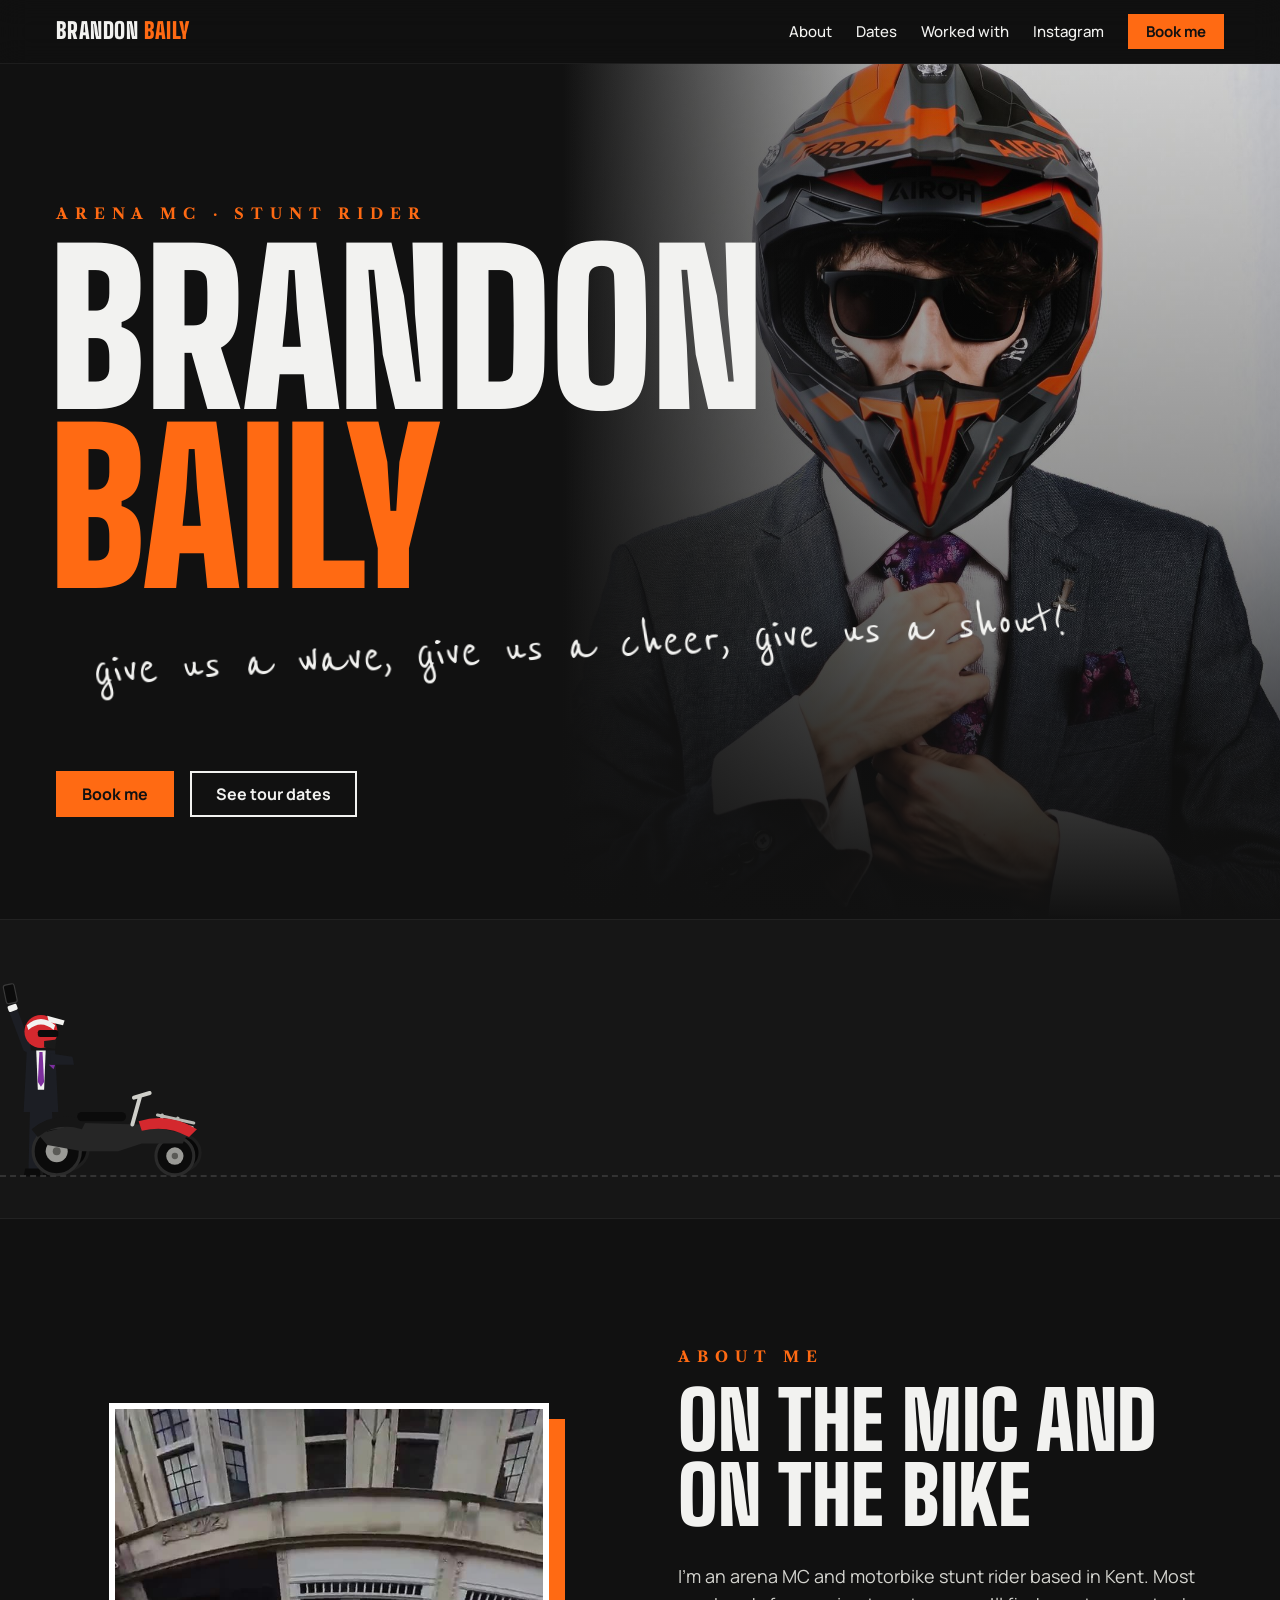
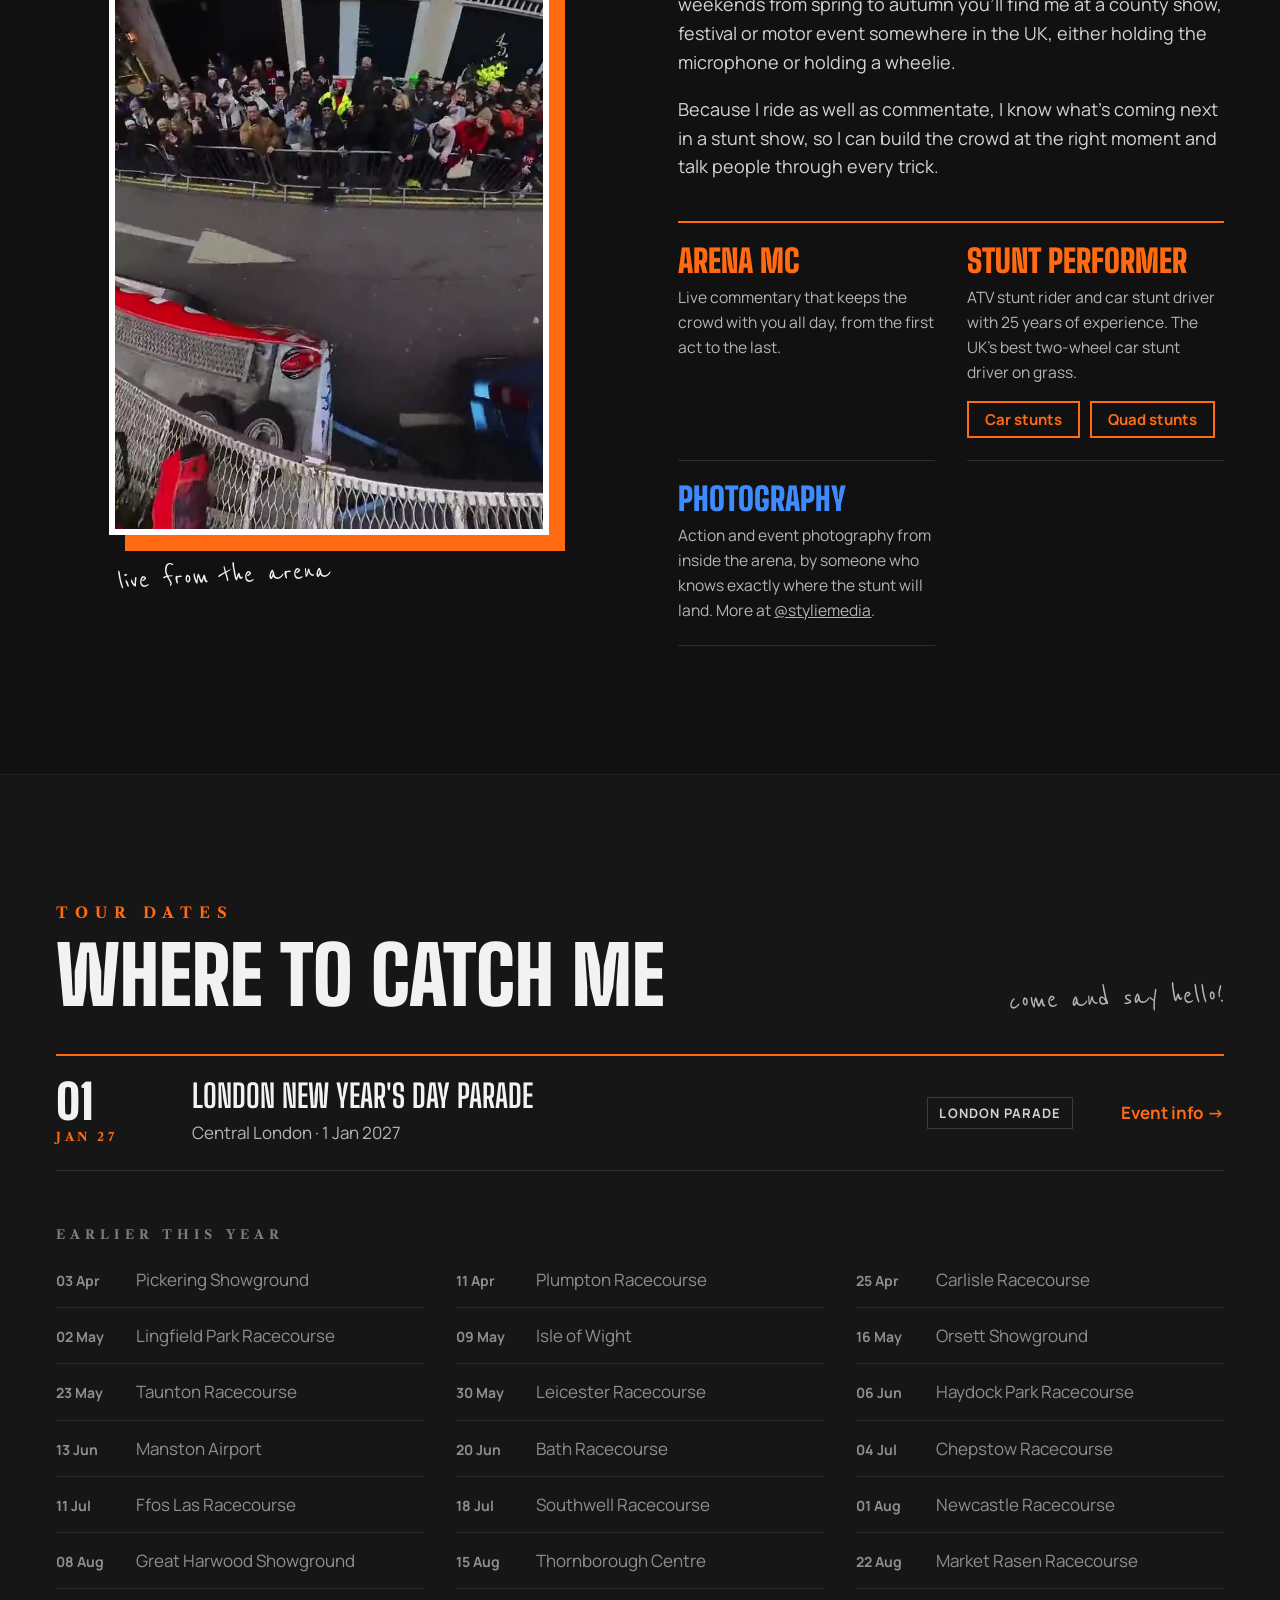
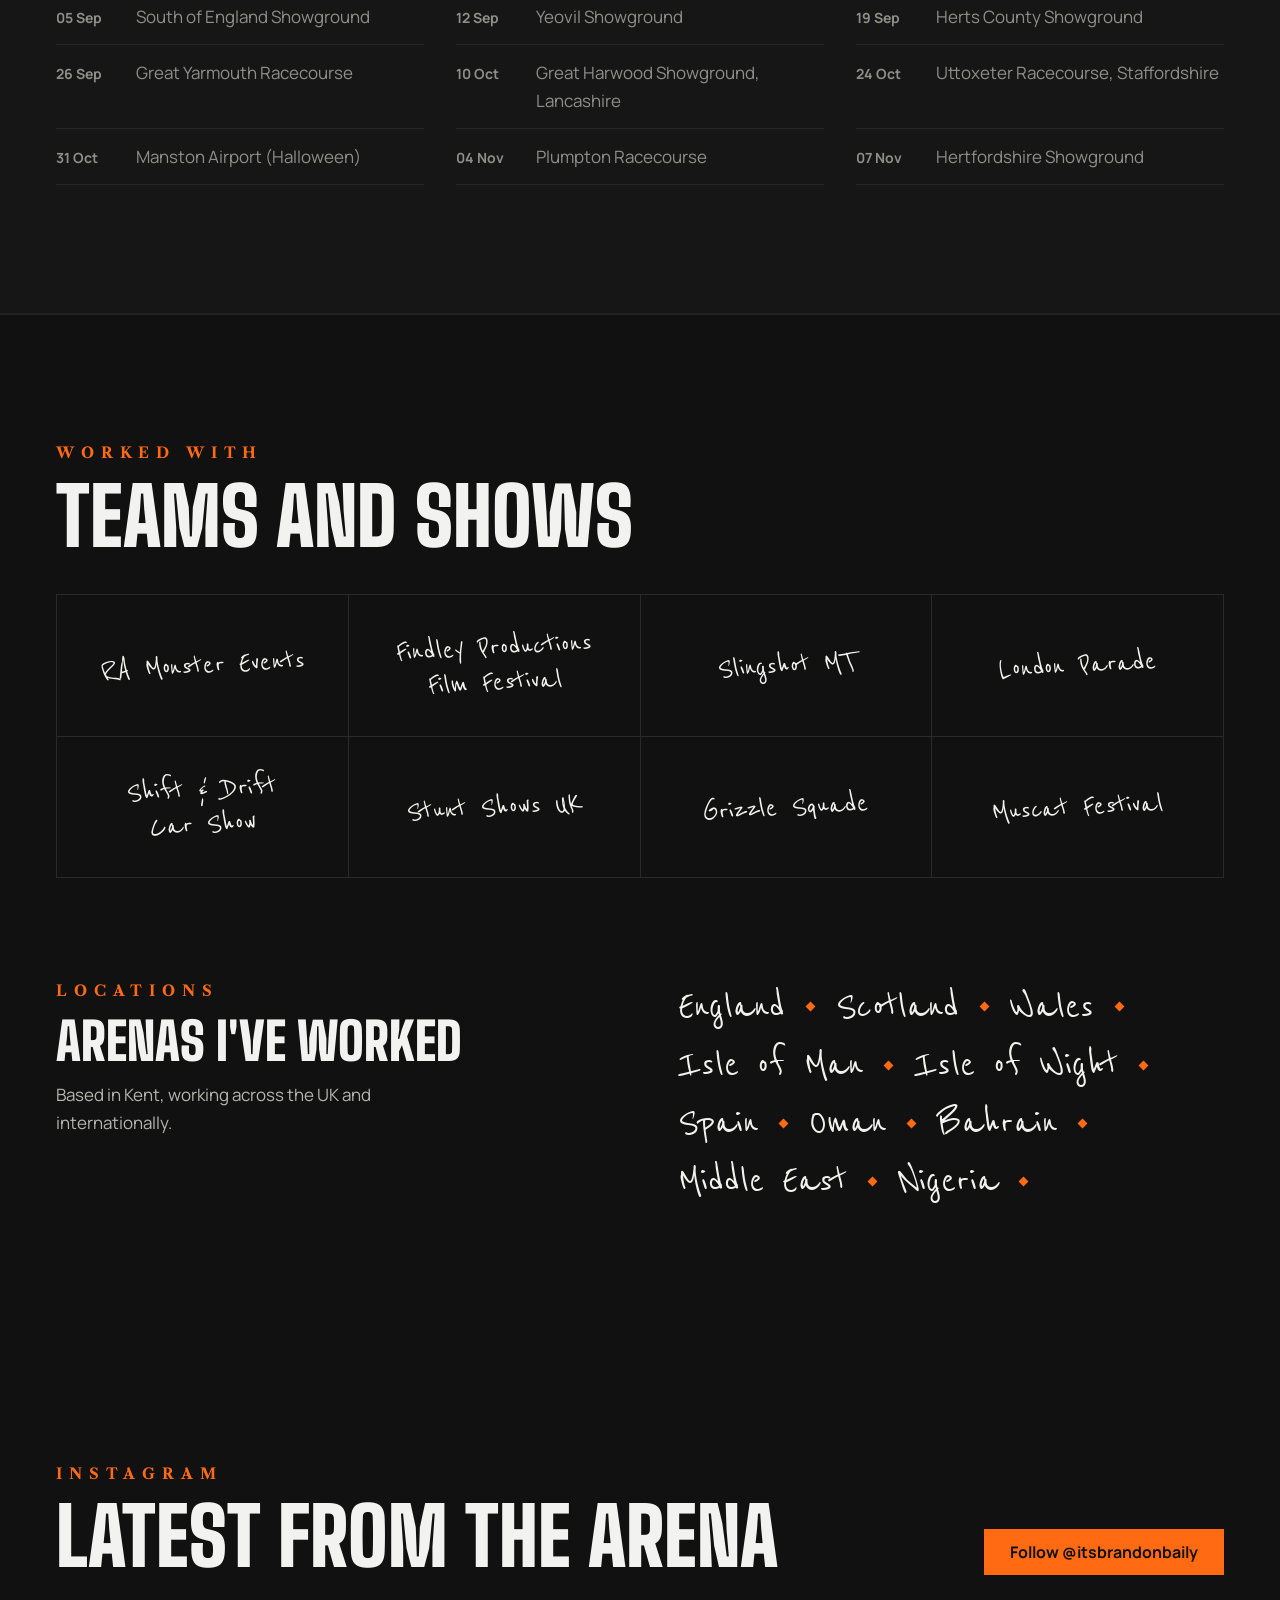
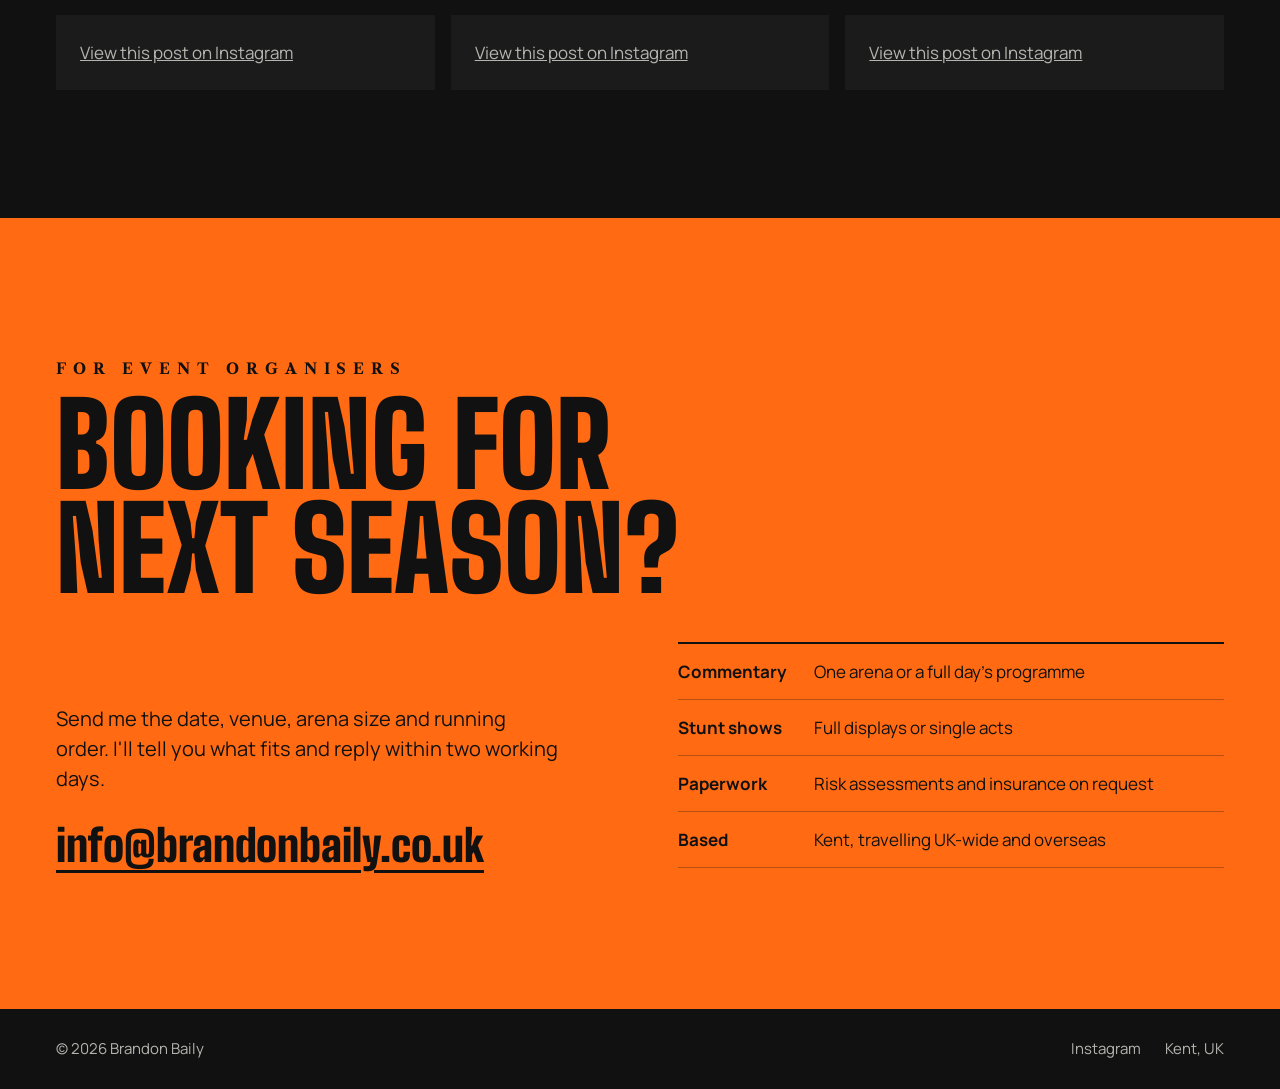
<file: index.html>
<!doctype html>
<html lang="en-GB">
<head>
  <meta charset="utf-8">
  <meta name="viewport" content="width=device-width, initial-scale=1">
  <title>Brandon Baily | Arena MC and stunt rider</title>
  <meta name="description" content="Brandon Baily: arena MC and motorbike stunt rider based in Kent. Live commentary and stunt shows for county shows, festivals and motor events across the UK and overseas.">
  <meta property="og:title" content="Brandon Baily | Arena MC and stunt rider">
  <meta property="og:description" content="Live commentary and stunt shows for county shows, festivals and motor events.">
  <meta property="og:image" content="https://brandonbaily.co.uk/assets/hero.jpg">
  <meta property="og:url" content="https://brandonbaily.co.uk/">
  <link rel="canonical" href="https://brandonbaily.co.uk/">
  <link rel="icon" href="favicon.svg" type="image/svg+xml">
  <link rel="preconnect" href="https://fonts.googleapis.com">
  <link rel="preconnect" href="https://fonts.gstatic.com" crossorigin>
  <link href="https://fonts.googleapis.com/css2?family=Big+Shoulders+Display:wght@700;900&family=Libre+Caslon+Text:wght@700&family=Manrope:wght@400;500;700&family=Reenie+Beanie&display=swap" rel="stylesheet">
  <link rel="preload" as="image" href="assets/hero.jpg">
  <link rel="stylesheet" href="styles.css">
</head>
<body>

<header class="topbar">
  <div class="topbar__inner">
    <a class="topbar__name" href="#top">Brandon <span>Baily</span></a>
    <nav class="topbar__nav" aria-label="Main">
      <a href="#about">About</a>
      <a href="#dates">Dates</a>
      <a href="#worked">Worked with</a>
      <a href="#instagram">Instagram</a>
    </nav>
    <a class="btn btn--orange btn--small" href="#book">Book me</a>
  </div>
</header>

<main id="top">

  <section class="hero" aria-label="Introduction">
    <div class="hero__photo">
      <img src="assets/hero.jpg" alt="Brandon Baily in an orange stunt helmet and suit" width="1200" height="1801">
    </div>
    <div class="hero__inner">
      <p class="label">Arena MC · Stunt rider</p>
      <h1 class="hero__name">Brandon<br><span>Baily</span></h1>
      <p class="hero__shout">give us a wave, give us a cheer, give us a shout!</p>
      <div class="hero__actions">
        <a class="btn btn--orange" href="#book">Book me</a>
        <a class="btn btn--outline" href="#dates">See tour dates</a>
      </div>
    </div>
  </section>

  <!-- Wheelie animation: pure SVG + CSS, no video. Styles are in styles.css under "Quad wheelie". -->
  <div class="quad-run" aria-hidden="true">
    <div class="quad-run__track">
      <svg class="quad" viewBox="0 -70 260 252" width="260" height="252">
        <g class="quad__dust">
          <circle cx="40" cy="176" r="10"/>
          <circle cx="40" cy="176" r="8"/>
          <circle cx="40" cy="176" r="12"/>
        </g>

        <!-- rider, standing behind the quad (drawn first so the quad sits in front) -->
        <g class="quad__rider"><g transform="translate(-14 0)">
          <path class="trousers" d="M52 98 L80 98 L84 180 L72 180 L66 124 L62 180 L50 180 Z"/>
          <path class="boot" d="M46 172 L64 172 L66 182 L44 182 Z M70 172 L88 172 L90 182 L68 182 Z"/>
          <!-- raised arm holding the phone -->
          <path class="jacket" d="M54 28 L44 22 L26 -26 L36 -30 L52 12 Z"/>
          <rect class="cuff" x="24" y="-36" width="12" height="8" rx="2" transform="rotate(-20 30 -32)"/>
          <rect class="phone" x="20" y="-62" width="14" height="24" rx="3" transform="rotate(-12 27 -50)"/>
          <!-- body -->
          <path class="jacket" d="M48 22 L84 22 L88 100 L44 100 Z"/>
          <path class="shirt" d="M60 22 L72 22 L70 72 L62 72 Z"/>
          <path class="tie" d="M64 24 L68 24 L70 62 L66 68 L62 62 Z"/>
          <path class="pocket" d="M76 40 L84 40 L82 46 Z"/>
          <!-- arm to the handlebars -->
          <path class="jacket" d="M78 26 L106 30 L108 40 L78 40 Z"/>
          <!-- helmet with sunglasses -->
          <g class="helmet">
            <circle cx="66" cy="-2" r="21" class="shell"/>
            <path class="stripe" d="M48 -10 Q66 -26 84 -10 L82 -4 Q66 -18 50 -4 Z"/>
            <path class="peak" d="M74 -22 L96 -16 L94 -10 L76 -14 Z"/>
            <rect class="shades" x="62" y="-4" width="26" height="9" rx="3"/>
            <path class="chin" d="M70 10 L86 8 L84 20 L70 18 Z"/>
          </g>
        </g></g>

        <!-- the quad, stood up on its back wheels -->
        <g class="quad__body">
          <circle cx="84" cy="146" r="28" class="tyre tyre--far"/>
          <circle cx="232" cy="152" r="22" class="tyre tyre--far"/>
          <g class="quad__wheel">
            <circle cx="72" cy="150" r="30" class="tyre"/>
            <circle cx="72" cy="150" r="14" class="rim"/>
            <circle cx="72" cy="150" r="5" class="hub"/>
          </g>
          <g class="quad__wheel">
            <circle cx="222" cy="156" r="24" class="tyre"/>
            <circle cx="222" cy="156" r="11" class="rim"/>
            <circle cx="222" cy="156" r="4" class="hub"/>
          </g>
          <path class="frame" d="M48 128 L104 114 L176 116 L238 128 L232 140 L180 140 L150 150 L104 150 L60 142 Z"/>
          <path class="rack" d="M196 112 L244 120 M200 104 L246 114 M206 104 L204 116 M226 108 L224 120"/>
          <path class="plastics plastics--dark" d="M40 122 Q70 98 110 110 L104 122 Q72 112 48 132 Z"/>
          <path class="plastics" d="M176 112 Q214 100 250 122 L240 132 Q212 116 180 124 Z"/>
          <rect class="seat" x="98" y="100" width="62" height="12" rx="6"/>
          <path class="bars" d="M168 116 L178 80 M170 82 L190 76"/>
        </g>
      </svg>
    </div>
    <div class="quad-run__ground"></div>
  </div>

  <section id="about" class="section" aria-labelledby="about-title">
    <div class="about">
      <figure class="about__media">
        <div class="about__frame">
          <video src="assets/about.mp4" poster="assets/about-poster.jpg" autoplay muted loop playsinline preload="metadata" aria-label="Brandon Baily in action"></video>
        </div>
        <figcaption>live from the arena</figcaption>
      </figure>
      <div>
        <p class="label">About me</p>
        <h2 id="about-title" class="title">On the mic and on the bike</h2>
        <div class="about__text">
          <p>I'm an arena MC and motorbike stunt rider based in Kent. Most weekends from spring to autumn you'll find me at a county show, festival or motor event somewhere in the UK, either holding the microphone or holding a wheelie.</p>
          <p>Because I ride as well as commentate, I know what's coming next in a stunt show, so I can build the crowd at the right moment and talk people through every trick.</p>
        </div>
        <ul class="skills">
          <li><h3>Arena MC</h3><p>Live commentary that keeps the crowd with you all day, from the first act to the last.</p></li>
          <li><h3>Stunt performer</h3><p>ATV stunt rider and car stunt driver with 25 years of experience. The UK's best two-wheel car stunt driver on grass.</p><p class="skills__links"><a class="btn btn--line" href="car-stunts.html">Car stunts</a><a class="btn btn--line" href="quad-stunts.html">Quad stunts</a></p></li>
          <li class="skills__stylie"><h3>Photography</h3><p>Action and event photography from inside the arena, by someone who knows exactly where the stunt will land. More at <a href="https://www.instagram.com/styliemedia/" rel="noopener">@styliemedia</a>.</p></li>
        </ul>
      </div>
    </div>
  </section>

  <section id="dates" class="band" aria-labelledby="dates-title">
    <div class="section">
      <div class="section__head">
        <div>
          <p class="label">Tour dates</p>
          <h2 id="dates-title" class="title">Where to catch me</h2>
        </div>
        <p class="aside">come and say hello!</p>
      </div>
      <!-- Dates update themselves: anything before today moves to "Earlier this year".
           To add a date, copy one <li class="date"> block and change it. -->
      <ul class="dates" id="upcoming">
        <li class="date" data-date="2026-04-03">
          <p class="date__when"><span class="date__day">03</span><span class="date__month">Apr 26</span></p>
          <div class="date__what">
            <h3>Pickering Showground</h3>
            <p>RA Monster Events · 3 Apr – 6 Apr</p>
          </div>
          <span class="date__role">RA Monster Events</span>
          <a class="date__link" href="https://ra-dates.thestuntridersgroup.co.uk/" rel="noopener">Event info <span aria-hidden="true">→</span></a>
        </li>
        <li class="date" data-date="2026-04-11">
          <p class="date__when"><span class="date__day">11</span><span class="date__month">Apr 26</span></p>
          <div class="date__what">
            <h3>Plumpton Racecourse</h3>
            <p>RA Monster Events · 11 Apr – 12 Apr</p>
          </div>
          <span class="date__role">RA Monster Events</span>
          <a class="date__link" href="https://ra-dates.thestuntridersgroup.co.uk/" rel="noopener">Event info <span aria-hidden="true">→</span></a>
        </li>
        <li class="date" data-date="2026-04-25">
          <p class="date__when"><span class="date__day">25</span><span class="date__month">Apr 26</span></p>
          <div class="date__what">
            <h3>Carlisle Racecourse</h3>
            <p>RA Monster Events · 25 Apr – 26 Apr</p>
          </div>
          <span class="date__role">RA Monster Events</span>
          <a class="date__link" href="https://ra-dates.thestuntridersgroup.co.uk/" rel="noopener">Event info <span aria-hidden="true">→</span></a>
        </li>
        <li class="date" data-date="2026-05-02">
          <p class="date__when"><span class="date__day">02</span><span class="date__month">May 26</span></p>
          <div class="date__what">
            <h3>Lingfield Park Racecourse</h3>
            <p>RA Monster Events · 2 May – 4 May</p>
          </div>
          <span class="date__role">RA Monster Events</span>
          <a class="date__link" href="https://ra-dates.thestuntridersgroup.co.uk/" rel="noopener">Event info <span aria-hidden="true">→</span></a>
        </li>
        <li class="date" data-date="2026-05-09">
          <p class="date__when"><span class="date__day">09</span><span class="date__month">May 26</span></p>
          <div class="date__what">
            <h3>Isle of Wight</h3>
            <p>RA Monster Events · 9 May – 10 May</p>
          </div>
          <span class="date__role">RA Monster Events</span>
          <a class="date__link" href="https://ra-dates.thestuntridersgroup.co.uk/" rel="noopener">Event info <span aria-hidden="true">→</span></a>
        </li>
        <li class="date" data-date="2026-05-16">
          <p class="date__when"><span class="date__day">16</span><span class="date__month">May 26</span></p>
          <div class="date__what">
            <h3>Orsett Showground</h3>
            <p>RA Monster Events · 16 May – 17 May</p>
          </div>
          <span class="date__role">RA Monster Events</span>
          <a class="date__link" href="https://ra-dates.thestuntridersgroup.co.uk/" rel="noopener">Event info <span aria-hidden="true">→</span></a>
        </li>
        <li class="date" data-date="2026-05-23">
          <p class="date__when"><span class="date__day">23</span><span class="date__month">May 26</span></p>
          <div class="date__what">
            <h3>Taunton Racecourse</h3>
            <p>RA Monster Events · 23 May – 24 May</p>
          </div>
          <span class="date__role">RA Monster Events</span>
          <a class="date__link" href="https://ra-dates.thestuntridersgroup.co.uk/" rel="noopener">Event info <span aria-hidden="true">→</span></a>
        </li>
        <li class="date" data-date="2026-05-30">
          <p class="date__when"><span class="date__day">30</span><span class="date__month">May 26</span></p>
          <div class="date__what">
            <h3>Leicester Racecourse</h3>
            <p>RA Monster Events · 30 May – 31 May</p>
          </div>
          <span class="date__role">RA Monster Events</span>
          <a class="date__link" href="https://ra-dates.thestuntridersgroup.co.uk/" rel="noopener">Event info <span aria-hidden="true">→</span></a>
        </li>
        <li class="date" data-date="2026-06-06">
          <p class="date__when"><span class="date__day">06</span><span class="date__month">Jun 26</span></p>
          <div class="date__what">
            <h3>Haydock Park Racecourse</h3>
            <p>RA Monster Events · 6 Jun – 7 Jun</p>
          </div>
          <span class="date__role">RA Monster Events</span>
          <a class="date__link" href="https://ra-dates.thestuntridersgroup.co.uk/" rel="noopener">Event info <span aria-hidden="true">→</span></a>
        </li>
        <li class="date" data-date="2026-06-13">
          <p class="date__when"><span class="date__day">13</span><span class="date__month">Jun 26</span></p>
          <div class="date__what">
            <h3>Manston Airport</h3>
            <p>RA Monster Events · 13 Jun – 14 Jun</p>
          </div>
          <span class="date__role">RA Monster Events</span>
          <a class="date__link" href="https://ra-dates.thestuntridersgroup.co.uk/" rel="noopener">Event info <span aria-hidden="true">→</span></a>
        </li>
        <li class="date" data-date="2026-06-20">
          <p class="date__when"><span class="date__day">20</span><span class="date__month">Jun 26</span></p>
          <div class="date__what">
            <h3>Bath Racecourse</h3>
            <p>RA Monster Events · 20 Jun – 21 Jun</p>
          </div>
          <span class="date__role">RA Monster Events</span>
          <a class="date__link" href="https://ra-dates.thestuntridersgroup.co.uk/" rel="noopener">Event info <span aria-hidden="true">→</span></a>
        </li>
        <li class="date" data-date="2026-07-04">
          <p class="date__when"><span class="date__day">04</span><span class="date__month">Jul 26</span></p>
          <div class="date__what">
            <h3>Chepstow Racecourse</h3>
            <p>RA Monster Events · 4 Jul – 5 Jul</p>
          </div>
          <span class="date__role">RA Monster Events</span>
          <a class="date__link" href="https://ra-dates.thestuntridersgroup.co.uk/" rel="noopener">Event info <span aria-hidden="true">→</span></a>
        </li>
        <li class="date" data-date="2026-07-11">
          <p class="date__when"><span class="date__day">11</span><span class="date__month">Jul 26</span></p>
          <div class="date__what">
            <h3>Ffos Las Racecourse</h3>
            <p>RA Monster Events · 11 Jul – 12 Jul</p>
          </div>
          <span class="date__role">RA Monster Events</span>
          <a class="date__link" href="https://ra-dates.thestuntridersgroup.co.uk/" rel="noopener">Event info <span aria-hidden="true">→</span></a>
        </li>
        <li class="date" data-date="2026-07-18">
          <p class="date__when"><span class="date__day">18</span><span class="date__month">Jul 26</span></p>
          <div class="date__what">
            <h3>Southwell Racecourse</h3>
            <p>RA Monster Events · 18 Jul – 19 Jul</p>
          </div>
          <span class="date__role">RA Monster Events</span>
          <a class="date__link" href="https://ra-dates.thestuntridersgroup.co.uk/" rel="noopener">Event info <span aria-hidden="true">→</span></a>
        </li>
        <li class="date" data-date="2026-08-01">
          <p class="date__when"><span class="date__day">01</span><span class="date__month">Aug 26</span></p>
          <div class="date__what">
            <h3>Newcastle Racecourse</h3>
            <p>RA Monster Events · 1 Aug – 2 Aug</p>
          </div>
          <span class="date__role">RA Monster Events</span>
          <a class="date__link" href="https://ra-dates.thestuntridersgroup.co.uk/" rel="noopener">Event info <span aria-hidden="true">→</span></a>
        </li>
        <li class="date" data-date="2026-08-08">
          <p class="date__when"><span class="date__day">08</span><span class="date__month">Aug 26</span></p>
          <div class="date__what">
            <h3>Great Harwood Showground</h3>
            <p>RA Monster Events · 8 Aug – 9 Aug</p>
          </div>
          <span class="date__role">RA Monster Events</span>
          <a class="date__link" href="https://ra-dates.thestuntridersgroup.co.uk/" rel="noopener">Event info <span aria-hidden="true">→</span></a>
        </li>
        <li class="date" data-date="2026-08-15">
          <p class="date__when"><span class="date__day">15</span><span class="date__month">Aug 26</span></p>
          <div class="date__what">
            <h3>Thornborough Centre</h3>
            <p>RA Monster Events · 15 Aug – 16 Aug</p>
          </div>
          <span class="date__role">RA Monster Events</span>
          <a class="date__link" href="https://ra-dates.thestuntridersgroup.co.uk/" rel="noopener">Event info <span aria-hidden="true">→</span></a>
        </li>
        <li class="date" data-date="2026-08-22">
          <p class="date__when"><span class="date__day">22</span><span class="date__month">Aug 26</span></p>
          <div class="date__what">
            <h3>Market Rasen Racecourse</h3>
            <p>RA Monster Events · 22 Aug – 23 Aug</p>
          </div>
          <span class="date__role">RA Monster Events</span>
          <a class="date__link" href="https://ra-dates.thestuntridersgroup.co.uk/" rel="noopener">Event info <span aria-hidden="true">→</span></a>
        </li>
        <li class="date" data-date="2026-09-05">
          <p class="date__when"><span class="date__day">05</span><span class="date__month">Sep 26</span></p>
          <div class="date__what">
            <h3>South of England Showground</h3>
            <p>RA Monster Events · 5 Sep – 6 Sep</p>
          </div>
          <span class="date__role">RA Monster Events</span>
          <a class="date__link" href="https://ra-dates.thestuntridersgroup.co.uk/" rel="noopener">Event info <span aria-hidden="true">→</span></a>
        </li>
        <li class="date" data-date="2026-09-12">
          <p class="date__when"><span class="date__day">12</span><span class="date__month">Sep 26</span></p>
          <div class="date__what">
            <h3>Yeovil Showground</h3>
            <p>RA Monster Events · 12 Sep – 13 Sep</p>
          </div>
          <span class="date__role">RA Monster Events</span>
          <a class="date__link" href="https://ra-dates.thestuntridersgroup.co.uk/" rel="noopener">Event info <span aria-hidden="true">→</span></a>
        </li>
        <li class="date" data-date="2026-09-19">
          <p class="date__when"><span class="date__day">19</span><span class="date__month">Sep 26</span></p>
          <div class="date__what">
            <h3>Herts County Showground</h3>
            <p>RA Monster Events · 19 Sep – 20 Sep</p>
          </div>
          <span class="date__role">RA Monster Events</span>
          <a class="date__link" href="https://ra-dates.thestuntridersgroup.co.uk/" rel="noopener">Event info <span aria-hidden="true">→</span></a>
        </li>
        <li class="date" data-date="2026-09-26">
          <p class="date__when"><span class="date__day">26</span><span class="date__month">Sep 26</span></p>
          <div class="date__what">
            <h3>Great Yarmouth Racecourse</h3>
            <p>RA Monster Events · 26 Sep – 27 Sep</p>
          </div>
          <span class="date__role">RA Monster Events</span>
          <a class="date__link" href="https://ra-dates.thestuntridersgroup.co.uk/" rel="noopener">Event info <span aria-hidden="true">→</span></a>
        </li>
        <li class="date" data-date="2026-10-10">
          <p class="date__when"><span class="date__day">10</span><span class="date__month">Oct 26</span></p>
          <div class="date__what">
            <h3>Great Harwood Showground, Lancashire</h3>
            <p>RA Monster Events · 10 Oct – 11 Oct</p>
          </div>
          <span class="date__role">RA Monster Events</span>
          <a class="date__link" href="https://ra-dates.thestuntridersgroup.co.uk/" rel="noopener">Event info <span aria-hidden="true">→</span></a>
        </li>
        <li class="date" data-date="2026-10-24">
          <p class="date__when"><span class="date__day">24</span><span class="date__month">Oct 26</span></p>
          <div class="date__what">
            <h3>Uttoxeter Racecourse, Staffordshire</h3>
            <p>RA Monster Events · 24 Oct – 25 Oct</p>
          </div>
          <span class="date__role">RA Monster Events</span>
          <a class="date__link" href="https://ra-dates.thestuntridersgroup.co.uk/" rel="noopener">Event info <span aria-hidden="true">→</span></a>
        </li>
        <li class="date" data-date="2026-10-31">
          <p class="date__when"><span class="date__day">31</span><span class="date__month">Oct 26</span></p>
          <div class="date__what">
            <h3>Manston Airport (Halloween)</h3>
            <p>RA Monster Events · 31 Oct – 1 Nov</p>
          </div>
          <span class="date__role">RA Monster Events</span>
          <a class="date__link" href="https://ra-dates.thestuntridersgroup.co.uk/" rel="noopener">Event info <span aria-hidden="true">→</span></a>
        </li>
        <li class="date" data-date="2026-11-04">
          <p class="date__when"><span class="date__day">04</span><span class="date__month">Nov 26</span></p>
          <div class="date__what">
            <h3>Plumpton Racecourse</h3>
            <p>RA Monster Events · 4 Nov</p>
          </div>
          <span class="date__role">RA Monster Events</span>
          <a class="date__link" href="https://ra-dates.thestuntridersgroup.co.uk/" rel="noopener">Event info <span aria-hidden="true">→</span></a>
        </li>
        <li class="date" data-date="2026-11-07">
          <p class="date__when"><span class="date__day">07</span><span class="date__month">Nov 26</span></p>
          <div class="date__what">
            <h3>Hertfordshire Showground</h3>
            <p>RA Monster Events · 7 Nov</p>
          </div>
          <span class="date__role">RA Monster Events</span>
          <a class="date__link" href="https://ra-dates.thestuntridersgroup.co.uk/" rel="noopener">Event info <span aria-hidden="true">→</span></a>
        </li>
        <li class="date" data-date="2027-01-01">
          <p class="date__when"><span class="date__day">01</span><span class="date__month">Jan 27</span></p>
          <div class="date__what">
            <h3>London New Year&#x27;s Day Parade</h3>
            <p>Central London · 1 Jan 2027</p>
          </div>
          <span class="date__role">London Parade</span>
          <a class="date__link" href="https://lnydp.com/" rel="noopener">Event info <span aria-hidden="true">→</span></a>
        </li>
      </ul>
      <div id="past-wrap" hidden>
        <p class="label label--quiet">Earlier this year</p>
        <ul class="past" id="past"></ul>
      </div>
    </div>
  </section>

  <section id="worked" class="rule" aria-labelledby="worked-title">
   <div class="section">
    <p class="label">Worked with</p>
    <h2 id="worked-title" class="title">Teams and shows</h2>
    <ul class="logos">
        <li><span>RA Monster Events</span></li>
        <li><span>Findley Productions Film Festival</span></li>
        <li><span>Slingshot MT</span></li>
        <li><span>London Parade</span></li>
        <li><span>Shift &amp; Drift Car Show</span></li>
        <li><span>Stunt Shows UK</span></li>
        <li><span>Grizzle Squade</span></li>
        <li><span>Muscat Festival</span></li>
    </ul>
    <div class="locations">
      <div>
        <p class="label">Locations</p>
        <h3 class="title title--small">Arenas I've worked</h3>
        <p class="muted">Based in Kent, working across the UK and internationally.</p>
      </div>
      <ul class="locations__list">
        <li>England</li>
        <li>Scotland</li>
        <li>Wales</li>
        <li>Isle of Man</li>
        <li>Isle of Wight</li>
        <li>Spain</li>
        <li>Oman</li>
        <li>Bahrain</li>
        <li>Middle East</li>
        <li>Nigeria</li>
      </ul>
    </div>
   </div>
  </section>

  <section id="instagram" class="section" aria-labelledby="instagram-title">
    <div class="section__head">
      <div>
        <p class="label">Instagram</p>
        <h2 id="instagram-title" class="title">Latest from the arena</h2>
      </div>
      <a class="btn btn--orange" href="https://www.instagram.com/itsbrandonbaily/" rel="noopener">Follow @itsbrandonbaily</a>
    </div>
    <div class="ig">
        <blockquote class="instagram-media" data-instgrm-permalink="https://www.instagram.com/reel/DegZ7GqIaF8/" data-instgrm-version="14"><a href="https://www.instagram.com/reel/DegZ7GqIaF8/" rel="noopener">View this post on Instagram</a></blockquote>
        <blockquote class="instagram-media" data-instgrm-permalink="https://www.instagram.com/p/DYDQ4CkCOXT/" data-instgrm-version="14"><a href="https://www.instagram.com/p/DYDQ4CkCOXT/" rel="noopener">View this post on Instagram</a></blockquote>
        <blockquote class="instagram-media" data-instgrm-permalink="https://www.instagram.com/reel/DeC40OQIDVd/" data-instgrm-version="14"><a href="https://www.instagram.com/reel/DeC40OQIDVd/" rel="noopener">View this post on Instagram</a></blockquote>
    </div>
  </section>

  <section id="book" class="book" aria-labelledby="book-title">
    <div class="section">
      <p class="label">For event organisers</p>
      <h2 id="book-title" class="book__title">Booking for next season?</h2>
      <div class="book__grid">
        <div>
          <p class="book__lede">Send me the date, venue, arena size and running order. I'll tell you what fits and reply within two working days.</p>
          <a class="book__email" href="mailto:info@brandonbaily.co.uk?subject=Booking%20enquiry">info@brandonbaily.co.uk</a>
        </div>
        <dl class="book__facts">
          <div><dt>Commentary</dt><dd>One arena or a full day's programme</dd></div>
          <div><dt>Stunt shows</dt><dd>Full displays or single acts</dd></div>
          <div><dt>Paperwork</dt><dd>Risk assessments and insurance on request</dd></div>
          <div><dt>Based</dt><dd>Kent, travelling UK-wide and overseas</dd></div>
        </dl>
      </div>
    </div>
  </section>

</main>

<footer class="footer">
  <p>&copy; <span id="year">2026</span> Brandon Baily</p>
  <p><a href="https://www.instagram.com/itsbrandonbaily/" rel="noopener">Instagram</a><span>Kent, UK</span></p>
</footer>

<div class="lightbox" id="lightbox" hidden role="dialog" aria-modal="true" aria-label="Photo viewer">
  <img id="lightbox-img" alt="">
  <button type="button" class="lightbox__prev" aria-label="Previous photo">‹</button>
  <button type="button" class="lightbox__next" aria-label="Next photo">›</button>
  <button type="button" class="lightbox__close" aria-label="Close">✕</button>
  <span class="lightbox__count" id="lightbox-count"></span>
</div>

<script src="script.js" defer></script>
<script async src="https://www.instagram.com/embed.js"></script>
</body>
</html>
</file>
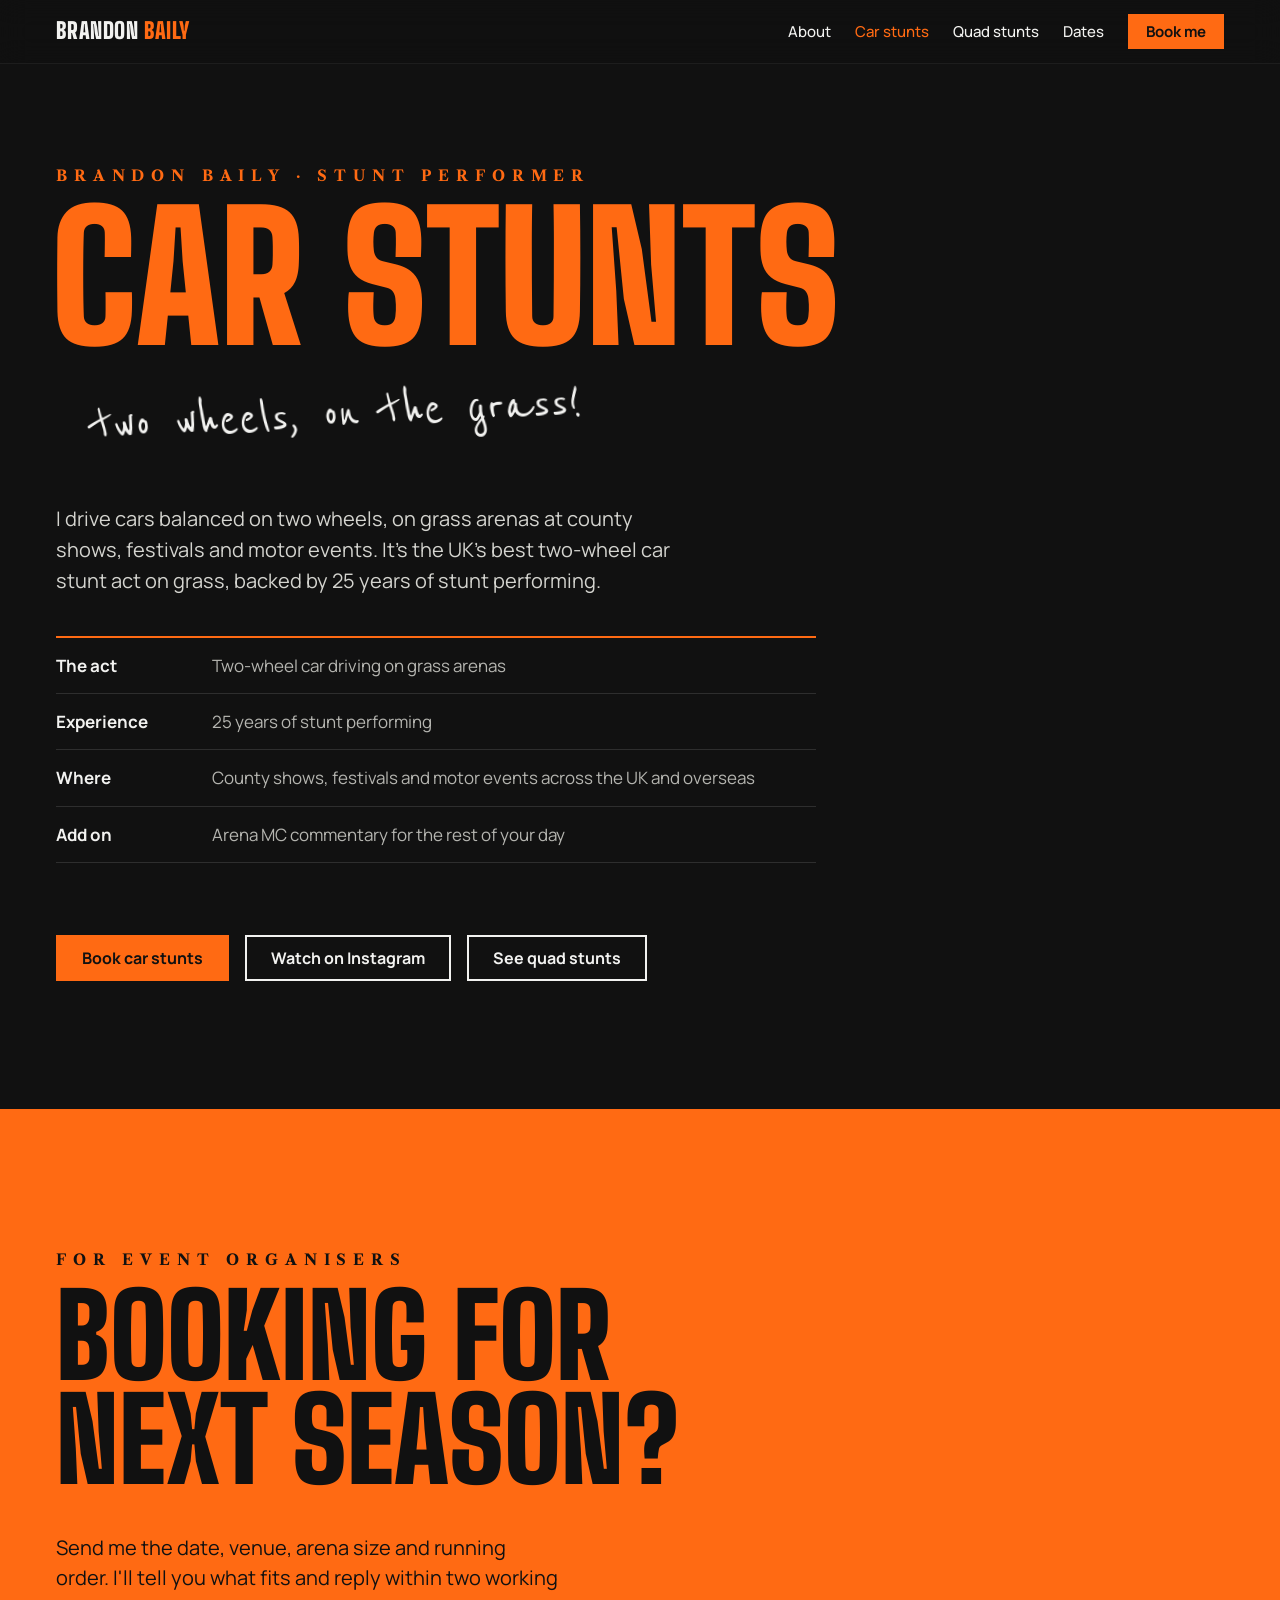
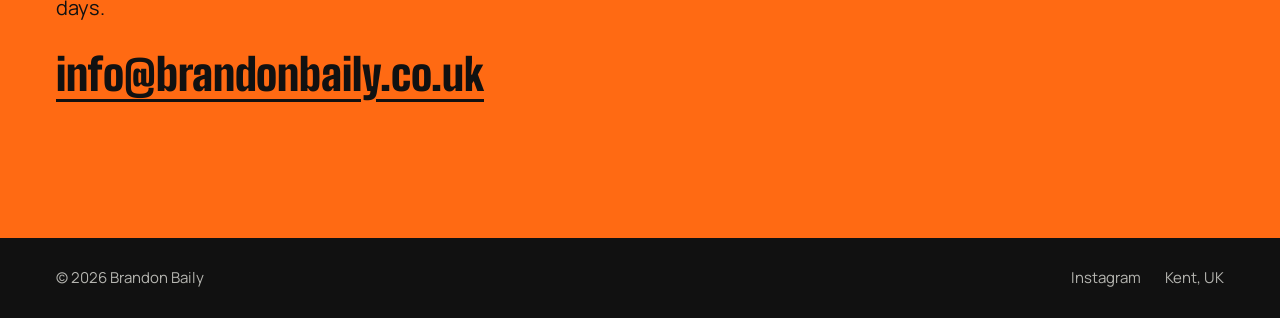
<file: car-stunts.html>
<!doctype html>
<html lang="en-GB">
<head>
  <meta charset="utf-8">
  <meta name="viewport" content="width=device-width, initial-scale=1">
  <title>Car stunts | Brandon Baily</title>
  <meta name="description" content="Brandon Baily drives cars on two wheels on grass: the UK&#x27;s best two-wheel car stunt act on grass, with 25 years of stunt experience.">
  <meta property="og:title" content="Car stunts | Brandon Baily">
  <meta property="og:description" content="Brandon Baily drives cars on two wheels on grass: the UK&#x27;s best two-wheel car stunt act on grass, with 25 years of stunt experience.">
  <meta property="og:image" content="https://brandonbaily.co.uk/assets/hero.jpg">
  <link rel="canonical" href="https://brandonbaily.co.uk/car-stunts.html">
  <link rel="icon" href="favicon.svg" type="image/svg+xml">
  <link rel="preconnect" href="https://fonts.googleapis.com">
  <link rel="preconnect" href="https://fonts.gstatic.com" crossorigin>
  <link href="https://fonts.googleapis.com/css2?family=Big+Shoulders+Display:wght@700;900&family=Libre+Caslon+Text:wght@700&family=Manrope:wght@400;500;700&family=Reenie+Beanie&display=swap" rel="stylesheet">
  <link rel="stylesheet" href="styles.css">
</head>
<body>

<header class="topbar">
  <div class="topbar__inner">
    <a class="topbar__name" href="./">Brandon <span>Baily</span></a>
    <nav class="topbar__nav" aria-label="Main">
      <a href="./#about">About</a>
      <a href="car-stunts.html" aria-current="page">Car stunts</a>
      <a href="quad-stunts.html">Quad stunts</a>
      <a href="./#dates">Dates</a>
    </nav>
    <a class="btn btn--orange btn--small" href="#book">Book me</a>
  </div>
</header>

<main>
  <section class="section subhero">
    <p class="label"><a href="./">Brandon Baily</a> · Stunt performer</p>
    <h1 class="subhero__title">Car stunts</h1>
    <p class="hero__shout">two wheels, on the grass!</p>
    <p class="subhero__lede">I drive cars balanced on two wheels, on grass arenas at county shows, festivals and motor events. It&#x27;s the UK&#x27;s best two-wheel car stunt act on grass, backed by 25 years of stunt performing.</p>
    <dl class="subhero__facts">
          <div><dt>The act</dt><dd>Two-wheel car driving on grass arenas</dd></div>
          <div><dt>Experience</dt><dd>25 years of stunt performing</dd></div>
          <div><dt>Where</dt><dd>County shows, festivals and motor events across the UK and overseas</dd></div>
          <div><dt>Add on</dt><dd>Arena MC commentary for the rest of your day</dd></div>
    </dl>
    <div class="hero__actions">
      <a class="btn btn--orange" href="#book">Book car stunts</a>
      <a class="btn btn--outline" href="https://www.instagram.com/itsbrandonbaily/" rel="noopener">Watch on Instagram</a>
      <a class="btn btn--outline" href="quad-stunts.html">See quad stunts</a>
    </div>
  </section>

  <section id="book" class="book" aria-labelledby="book-title">
    <div class="section">
      <p class="label">For event organisers</p>
      <h2 id="book-title" class="book__title">Booking for next season?</h2>
      <div class="book__grid">
        <div>
          <p class="book__lede">Send me the date, venue, arena size and running order. I'll tell you what fits and reply within two working days.</p>
          <a class="book__email" href="mailto:info@brandonbaily.co.uk?subject=Car%20stunts%20booking%20enquiry">info@brandonbaily.co.uk</a>
        </div>
      </div>
    </div>
  </section>
</main>

<footer class="footer">
  <p>&copy; 2026 Brandon Baily</p>
  <p><a href="https://www.instagram.com/itsbrandonbaily/" rel="noopener">Instagram</a><span>Kent, UK</span></p>
</footer>
</body>
</html>
</file>
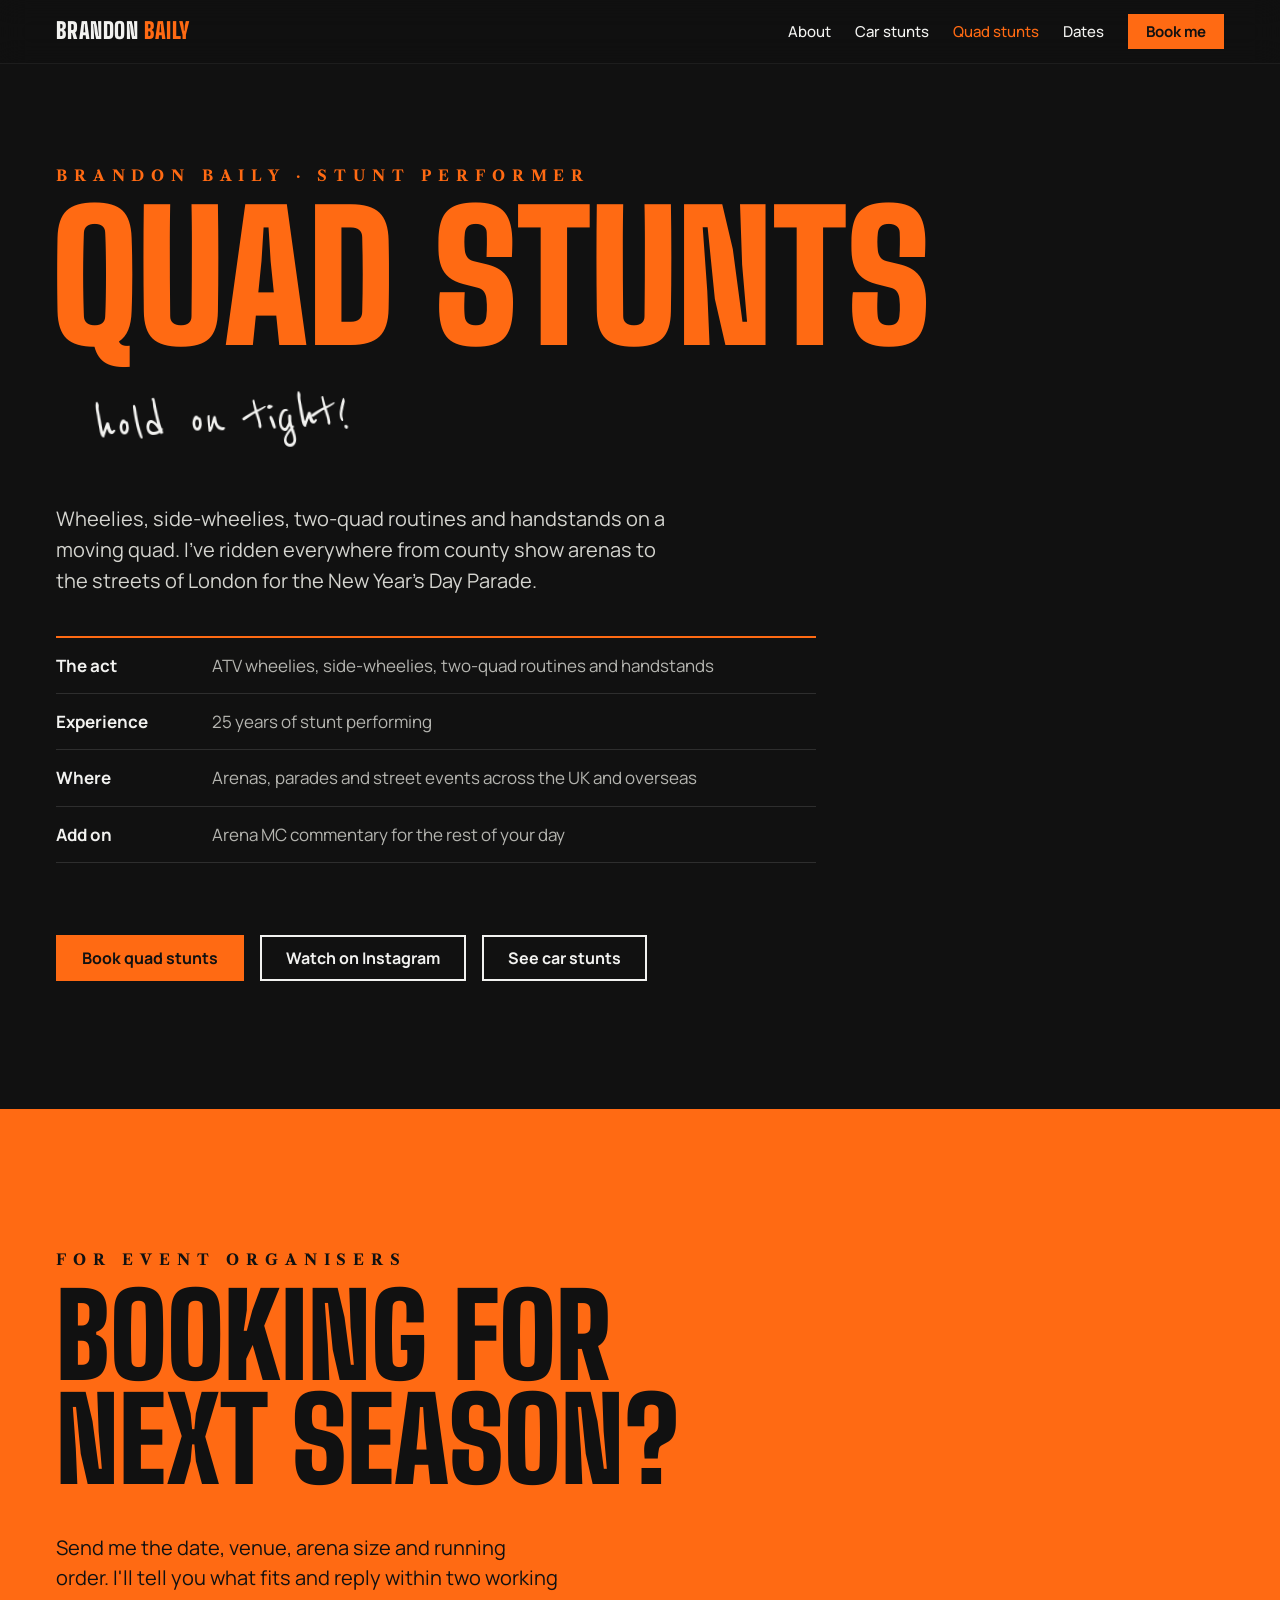
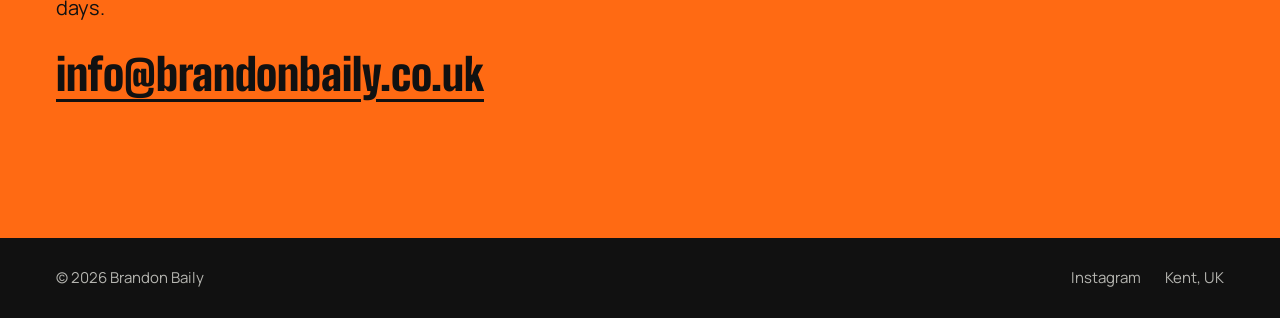
<file: quad-stunts.html>
<!doctype html>
<html lang="en-GB">
<head>
  <meta charset="utf-8">
  <meta name="viewport" content="width=device-width, initial-scale=1">
  <title>Quad stunts | Brandon Baily</title>
  <meta name="description" content="Brandon Baily, ATV stunt rider: wheelies, side-wheelies, two-quad routines and handstands, from county show arenas to the London New Year&#x27;s Day Parade.">
  <meta property="og:title" content="Quad stunts | Brandon Baily">
  <meta property="og:description" content="Brandon Baily, ATV stunt rider: wheelies, side-wheelies, two-quad routines and handstands, from county show arenas to the London New Year&#x27;s Day Parade.">
  <meta property="og:image" content="https://brandonbaily.co.uk/assets/hero.jpg">
  <link rel="canonical" href="https://brandonbaily.co.uk/quad-stunts.html">
  <link rel="icon" href="favicon.svg" type="image/svg+xml">
  <link rel="preconnect" href="https://fonts.googleapis.com">
  <link rel="preconnect" href="https://fonts.gstatic.com" crossorigin>
  <link href="https://fonts.googleapis.com/css2?family=Big+Shoulders+Display:wght@700;900&family=Libre+Caslon+Text:wght@700&family=Manrope:wght@400;500;700&family=Reenie+Beanie&display=swap" rel="stylesheet">
  <link rel="stylesheet" href="styles.css">
</head>
<body>

<header class="topbar">
  <div class="topbar__inner">
    <a class="topbar__name" href="./">Brandon <span>Baily</span></a>
    <nav class="topbar__nav" aria-label="Main">
      <a href="./#about">About</a>
      <a href="car-stunts.html">Car stunts</a>
      <a href="quad-stunts.html" aria-current="page">Quad stunts</a>
      <a href="./#dates">Dates</a>
    </nav>
    <a class="btn btn--orange btn--small" href="#book">Book me</a>
  </div>
</header>

<main>
  <section class="section subhero">
    <p class="label"><a href="./">Brandon Baily</a> · Stunt performer</p>
    <h1 class="subhero__title">Quad stunts</h1>
    <p class="hero__shout">hold on tight!</p>
    <p class="subhero__lede">Wheelies, side-wheelies, two-quad routines and handstands on a moving quad. I&#x27;ve ridden everywhere from county show arenas to the streets of London for the New Year&#x27;s Day Parade.</p>
    <dl class="subhero__facts">
          <div><dt>The act</dt><dd>ATV wheelies, side-wheelies, two-quad routines and handstands</dd></div>
          <div><dt>Experience</dt><dd>25 years of stunt performing</dd></div>
          <div><dt>Where</dt><dd>Arenas, parades and street events across the UK and overseas</dd></div>
          <div><dt>Add on</dt><dd>Arena MC commentary for the rest of your day</dd></div>
    </dl>
    <div class="hero__actions">
      <a class="btn btn--orange" href="#book">Book quad stunts</a>
      <a class="btn btn--outline" href="https://www.instagram.com/itsbrandonbaily/" rel="noopener">Watch on Instagram</a>
      <a class="btn btn--outline" href="car-stunts.html">See car stunts</a>
    </div>
  </section>

  <section id="book" class="book" aria-labelledby="book-title">
    <div class="section">
      <p class="label">For event organisers</p>
      <h2 id="book-title" class="book__title">Booking for next season?</h2>
      <div class="book__grid">
        <div>
          <p class="book__lede">Send me the date, venue, arena size and running order. I'll tell you what fits and reply within two working days.</p>
          <a class="book__email" href="mailto:info@brandonbaily.co.uk?subject=Quad%20stunts%20booking%20enquiry">info@brandonbaily.co.uk</a>
        </div>
      </div>
    </div>
  </section>
</main>

<footer class="footer">
  <p>&copy; 2026 Brandon Baily</p>
  <p><a href="https://www.instagram.com/itsbrandonbaily/" rel="noopener">Instagram</a><span>Kent, UK</span></p>
</footer>
</body>
</html>
</file>
<file: styles.css>
/* Brandon Baily — "Showtime" brand
   Black and signal orange, heavy capitals, a spaced serif for labels,
   and a handwritten line for the things said over the mic. */

:root {
  --black: #111111;
  --black-2: #161616;
  --black-3: #1b1b1b;
  --orange: #ff6a13;
  --stylie-blue: #3d8bff;
  --chalk: #f2f2f0;
  --soft: #d4d4cf;
  --muted: #b5b5b0;
  --quiet: #8f8f8a;
  --line: #2e2e2e;

  --display: "Big Shoulders Display", "Arial Narrow", sans-serif;
  --label: "Libre Caslon Text", Georgia, serif;
  --hand: "Reenie Beanie", "Comic Sans MS", cursive;
  --body: "Manrope", system-ui, sans-serif;

  --gutter: clamp(16px, 5vw, 56px);
  --max: 1280px;
}

*, *::before, *::after { box-sizing: border-box; }
html { scroll-behavior: smooth; scroll-padding-top: 72px; }
@media (prefers-reduced-motion: reduce) { html { scroll-behavior: auto; } }

body {
  margin: 0;
  background: var(--black);
  color: var(--chalk);
  font: 400 1.0625rem/1.6 var(--body);
  -webkit-font-smoothing: antialiased;
}
h1, h2, h3, p, figure, dl, dd { margin: 0; }
ul { list-style: none; margin: 0; padding: 0; }
img, video { display: block; max-width: 100%; }
a { color: inherit; }
a:hover { color: var(--orange); }
a:focus-visible, button:focus-visible { outline: 3px solid var(--orange); outline-offset: 3px; }

/* Shared pieces */
.section { max-width: var(--max); margin: 0 auto; padding: clamp(72px, 10vw, 136px) var(--gutter); }
.rule { border-top: 1px solid #222; }
.band { background: var(--black-2); border-top: 1px solid #222; border-bottom: 1px solid #222; }
.section__head { display: flex; flex-wrap: wrap; justify-content: space-between; align-items: flex-end; gap: 16px 32px; margin-bottom: 40px; }

.label {
  margin-bottom: 16px;
  font: 700 clamp(.75rem, 1.3vw, .95rem)/1.3 var(--label);
  letter-spacing: .45em;
  text-transform: uppercase;
  color: var(--orange);
}
.label--quiet { margin: 56px 0 8px; font-size: .8rem; letter-spacing: .4em; color: #7d7d78; }
.title { font: 900 clamp(2.75rem, 6.5vw, 5rem)/.94 var(--display); text-transform: uppercase; margin-bottom: 40px; }
.section__head .title { margin-bottom: 0; }
.title--small { font-size: clamp(2.25rem, 4.5vw, 3.25rem); margin-bottom: 16px; }
.aside { font: 400 2rem/1 var(--hand); color: var(--muted); transform: rotate(-2deg); }
.muted { color: var(--muted); max-width: 36ch; }

.btn { display: inline-block; padding: 15px 26px; font: 700 1rem/1 var(--body); text-decoration: none; border: 0; cursor: pointer; }
.btn--orange { background: var(--orange); color: var(--black); }
.btn--orange:hover { background: #ff8540; color: var(--black); }
.btn--outline { background: transparent; color: var(--chalk); box-shadow: inset 0 0 0 2px var(--chalk); }
.btn--outline:hover { background: rgba(242, 242, 240, .1); color: var(--chalk); }
.btn--small { padding: 10px 18px; font-size: .9375rem; white-space: nowrap; flex: none; }

/* Top bar */
.topbar {
  position: sticky; top: 0; z-index: 20;
  background: rgba(17, 17, 17, .82);
  -webkit-backdrop-filter: blur(14px); backdrop-filter: blur(14px);
  border-bottom: 1px solid rgba(255, 255, 255, .06);
}
.topbar__inner { max-width: var(--max); margin: 0 auto; padding: 14px var(--gutter); display: flex; align-items: center; gap: 24px; }
.topbar__name { font: 900 1.4rem/1 var(--display); text-transform: uppercase; text-decoration: none; letter-spacing: .02em; white-space: nowrap; }
.topbar__name span { color: var(--orange); }
.topbar__nav { flex: 1; min-width: 0; display: flex; gap: 24px; justify-content: flex-end; overflow-x: auto; scrollbar-width: none; font-size: .9375rem; font-weight: 500; }
.topbar__nav::-webkit-scrollbar { display: none; }
.topbar__nav a { text-decoration: none; white-space: nowrap; }
@media (max-width: 640px) { .topbar__nav { display: none; } .topbar__inner { justify-content: space-between; } }

/* Hero */
.hero { position: relative; min-height: min(92svh, 920px); display: flex; align-items: flex-end; overflow: hidden; }
.hero__photo { position: absolute; top: 0; right: 0; bottom: 0; width: max(56%, min(100%, 560px)); }
.hero__photo img { width: 100%; height: 100%; object-fit: cover; object-position: 50% 10%; }
.hero__photo::after { content: ""; position: absolute; inset: 0; background: linear-gradient(90deg, #111111 0%, rgba(17,17,17,.6) 22%, rgba(17,17,17,0) 55%); }
.hero::after { content: ""; position: absolute; inset: 0; pointer-events: none; background: linear-gradient(180deg, rgba(17,17,17,.2) 0%, rgba(17,17,17,.45) 50%, #111111 100%); }
.hero__inner { position: relative; z-index: 1; width: 100%; max-width: var(--max); margin: 0 auto; padding: 140px var(--gutter) clamp(56px, 8vw, 104px); }
.hero__name { font: 900 clamp(4rem, 17vw, 13rem)/.86 var(--display); text-transform: uppercase; letter-spacing: -.01em; margin-left: -.035em; }
.hero__name span { color: var(--orange); }
.hero__shout {
  display: inline-block;
  margin: clamp(28px, 3.5vw, 44px) 0 0 clamp(0px, 3vw, 40px);
  font: 400 clamp(2rem, 4.6vw, 3.6rem)/1 var(--hand);
  transform: rotate(-3deg); transform-origin: left;
  animation: shout-in .9s cubic-bezier(.2, .9, .3, 1.2) .2s both;
}
@keyframes shout-in { from { opacity: 0; transform: rotate(-9deg) translateY(16px); } to { opacity: 1; transform: rotate(-3deg); } }
@media (prefers-reduced-motion: reduce) { .hero__shout { animation: none; } }
.hero__actions { display: flex; flex-wrap: wrap; gap: 16px; margin-top: clamp(48px, 6vw, 72px); }

/* About */
.about { display: grid; grid-template-columns: repeat(auto-fit, minmax(min(100%, 340px), 1fr)); gap: clamp(32px, 6vw, 88px); align-items: center; }
.about__media { position: relative; width: 100%; max-width: 440px; justify-self: center; padding: 6px; background: #ffffff; box-shadow: clamp(10px, 1.4vw, 16px) clamp(10px, 1.4vw, 16px) 0 var(--orange); margin-bottom: 56px; }
.about__frame { position: relative; aspect-ratio: 9 / 16; max-height: min(720px, 86svh); width: 100%; background: var(--black); overflow: hidden; }
.about__frame video, .about__frame img { position: absolute; inset: 0; width: 100%; height: 100%; object-fit: cover; }
.about__media figcaption { position: absolute; left: 6px; bottom: -6px; transform: translateY(100%) rotate(-3deg); transform-origin: left top; padding-top: clamp(18px, 2vw, 26px); font: 400 clamp(1.6rem, 2.4vw, 2rem)/1 var(--hand); }
.about .title { margin-bottom: 28px; }
.about__text { display: flex; flex-direction: column; gap: 18px; max-width: 52ch; font-size: 1.125rem; color: var(--soft); text-wrap: pretty; }
.skills { display: grid; grid-template-columns: repeat(auto-fit, minmax(200px, 1fr)); gap: 0 32px; margin-top: 40px; border-top: 2px solid var(--orange); }
.skills li { padding: 22px 0; border-bottom: 1px solid var(--line); }
.skills h3 { font: 900 2rem/1 var(--display); text-transform: uppercase; color: var(--orange); margin-bottom: 8px; }
.skills p { color: var(--muted); font-size: .975rem; }
/* Photography is a Stylie Media service, so it takes Stylie blue instead of orange. */
.skills__stylie h3 { color: var(--stylie-blue); }

/* Tour dates */
.dates { border-top: 2px solid var(--orange); }
.date { display: flex; flex-wrap: wrap; align-items: center; gap: 14px clamp(20px, 4vw, 48px); padding: 24px 0; border-bottom: 1px solid var(--line); }
.date__when { flex: none; width: 88px; display: flex; flex-direction: column; }
.date__day { font: 900 3rem/.9 var(--display); }
.date__month { margin-top: 6px; font: 700 .75rem/1.4 var(--label); letter-spacing: .3em; text-transform: uppercase; color: var(--orange); }
.date__what { flex: 1 1 260px; min-width: 0; }
.date__what h3 { font: 700 clamp(1.5rem, 2.6vw, 2rem)/1.05 var(--display); text-transform: uppercase; }
.date__what p { color: var(--muted); margin-top: 6px; }
.date__role { flex: none; padding: 6px 12px; font-size: .8125rem; font-weight: 700; letter-spacing: .08em; text-transform: uppercase; color: var(--soft); box-shadow: inset 0 0 0 1px #3a3a3a; }
.date__link { flex: none; padding: 10px 0; font-weight: 700; text-decoration: none; color: var(--orange); }
.past { display: grid; grid-template-columns: repeat(auto-fill, minmax(min(100%, 280px), 1fr)); gap: 0 32px; }
.past li { display: flex; gap: 16px; align-items: baseline; padding: 14px 0; border-bottom: 1px solid #262626; color: var(--quiet); }
.past b { flex: none; width: 64px; font-size: .875rem; }

/* Photos */
.photos { display: grid; grid-template-columns: repeat(auto-fill, minmax(min(100%, 280px), 1fr)); grid-auto-rows: clamp(200px, 22vw, 260px); grid-auto-flow: dense; gap: 10px; }
.photo--tall { grid-row: span 2; }
.photo button { width: 100%; height: 100%; padding: 0; border: 0; background: var(--black-3); cursor: zoom-in; overflow: hidden; display: block; }
.photo img { width: 100%; height: 100%; object-fit: cover; transition: transform .5s cubic-bezier(.2, .7, .2, 1); }
.photo button:hover img { transform: scale(1.04); }
.photos:not(.show-all) .is-extra { display: none; }
.photos__more { display: flex; justify-content: center; margin-top: 32px; }

/* Worked with */
.logos { display: grid; grid-template-columns: repeat(4, minmax(0, 1fr)); grid-auto-rows: 1fr; gap: 1px; background: #2a2a2a; border: 1px solid #2a2a2a; }
.logos li { min-height: clamp(96px, 11vw, 150px); background: var(--black); padding: clamp(10px, 2vw, 24px) clamp(6px, 2.5vw, 32px); display: flex; align-items: center; justify-content: center; text-align: center; }
.logos span { font: 400 clamp(1.05rem, 2.6vw, 2.3rem)/1.05 var(--hand); text-wrap: balance; transform: rotate(-3deg); }
@media (max-width: 560px) { .logos { grid-template-columns: repeat(2, minmax(0, 1fr)); } }
.locations { display: grid; grid-template-columns: repeat(auto-fit, minmax(min(100%, 300px), 1fr)); gap: 24px clamp(32px, 6vw, 88px); margin-top: clamp(64px, 8vw, 104px); align-items: start; }
.locations__list { display: flex; flex-wrap: wrap; gap: 6px 22px; }
.locations__list li { display: flex; align-items: center; gap: 22px; font: 400 clamp(2rem, 3.4vw, 2.8rem)/1.2 var(--hand); }
.locations__list li::after { content: ""; width: 7px; height: 7px; background: var(--orange); transform: rotate(45deg); }

/* Instagram */
.ig { display: grid; grid-template-columns: repeat(auto-fit, minmax(min(100%, 320px), 1fr)); gap: 16px; align-items: start; }
.ig .instagram-media { margin: 0 !important; min-width: 0 !important; width: 100% !important; background: var(--black-3); border: 0 !important; }
.ig .instagram-media > a { display: block; padding: 24px; color: var(--muted); }

/* Booking */
.book { background: var(--orange); color: var(--black); }
.book .section { padding-top: clamp(80px, 11vw, 152px); padding-bottom: clamp(80px, 11vw, 152px); }
.book .label { color: var(--black); }
.book a:hover { color: var(--black); }
.book a:focus-visible { outline-color: var(--black); }
.book__title { font: 900 clamp(3rem, 9vw, 7.5rem)/.9 var(--display); text-transform: uppercase; max-width: 12ch; }
.book__grid { display: grid; grid-template-columns: repeat(auto-fit, minmax(min(100%, 320px), 1fr)); gap: 32px clamp(32px, 6vw, 88px); margin-top: 40px; align-items: end; }
.book__lede { max-width: 42ch; font-size: 1.25rem; line-height: 1.5; }
.book__email { display: block; margin-top: 28px; font: 900 clamp(1.5rem, 3.6vw, 2.75rem)/1.05 var(--display); text-decoration-thickness: 3px; text-underline-offset: 8px; overflow-wrap: anywhere; }
.book__email:hover { text-decoration-thickness: 6px; }
.book__facts { border-top: 2px solid var(--black); }
.book__facts div { display: grid; grid-template-columns: 120px 1fr; gap: 16px; padding: 14px 0; border-bottom: 1px solid rgba(17, 17, 17, .3); }
.book__facts dt { font-weight: 700; }

/* Footer */
.footer { max-width: var(--max); margin: 0 auto; display: flex; flex-wrap: wrap; justify-content: space-between; gap: 8px 24px; padding: 28px var(--gutter); color: var(--muted); font-size: .9375rem; }
.footer p:last-child { display: flex; gap: 24px; }
.footer a { text-decoration: none; }

/* Lightbox */
.lightbox { position: fixed; inset: 0; z-index: 100; background: rgba(10, 10, 10, .94); display: flex; align-items: center; justify-content: center; padding: clamp(12px, 4vw, 56px); }
.lightbox[hidden] { display: none; }
.lightbox img { max-width: 100%; max-height: 100%; object-fit: contain; }
.lightbox button { position: absolute; border: 0; cursor: pointer; font: 700 1.5rem/1 var(--body); color: var(--chalk); background: rgba(17, 17, 17, .7); width: 52px; height: 52px; }
.lightbox__prev { left: clamp(4px, 2vw, 24px); top: 50%; transform: translateY(-50%); }
.lightbox__next { right: clamp(4px, 2vw, 24px); top: 50%; transform: translateY(-50%); }
.lightbox .lightbox__close { top: 16px; right: 16px; width: 48px; height: 48px; font-size: 1.25rem; background: var(--orange); color: var(--black); }
.lightbox__count { position: absolute; bottom: 16px; left: 50%; transform: translateX(-50%); font: 700 .8rem/1 var(--label); letter-spacing: .3em; color: var(--muted); }

/* Links under a skill (Car stunts / Quad stunts) */
.skills__links { display: flex; flex-wrap: wrap; gap: 10px; margin-top: 16px; }
.btn--line { padding: 11px 18px; font-size: .9375rem; color: var(--orange); box-shadow: inset 0 0 0 2px var(--orange); }
.btn--line:hover { background: var(--orange); color: var(--black); }

/* Car and quad stunt pages */
.subhero { padding-top: clamp(56px, 8vw, 104px); }
.subhero .label a { text-decoration: none; }
.subhero__title { font: 900 clamp(4rem, 15vw, 11rem)/.86 var(--display); text-transform: uppercase; color: var(--orange); margin-left: -.03em; }
.subhero__lede { max-width: 52ch; margin-top: clamp(32px, 4vw, 48px); font-size: 1.25rem; line-height: 1.55; color: var(--soft); }
.subhero__facts { max-width: 760px; margin-top: 40px; border-top: 2px solid var(--orange); }
.subhero__facts div { display: grid; grid-template-columns: 140px 1fr; gap: 16px; padding: 14px 0; border-bottom: 1px solid var(--line); }
.subhero__facts dt { font-weight: 700; }
.subhero__facts dd { color: var(--muted); }
.topbar__nav a[aria-current="page"] { color: var(--orange); }

/* Quad wheelie: Brandon stands a quad up on its back wheels and takes a selfie. SVG + CSS only. */
.quad-run { position: relative; height: clamp(210px, 24vw, 300px); overflow: hidden; border-top: 1px solid #222; border-bottom: 1px solid #222; background: var(--black-2); }
.quad-run__ground { position: absolute; left: 0; right: 0; bottom: 14%; border-top: 2px dashed #333; }
.quad-run__track { position: absolute; left: 0; bottom: 14%; width: clamp(150px, 16vw, 220px); animation: quad-cross 9s linear infinite; }
.quad { display: block; width: 100%; height: auto; overflow: visible; }

/* quad */
.quad .tyre { fill: #0b0b0b; stroke: #2b2b2b; stroke-width: 4; }
.quad .tyre--far { fill: #070707; stroke: #1e1e1e; }
.quad .rim { fill: #9a9a96; }
.quad .hub { fill: #5a5a56; }
.quad .frame { fill: #262626; }
.quad .rack { stroke: #b9b9b4; stroke-width: 4; stroke-linecap: round; fill: none; }
.quad .plastics { fill: #d4282e; }
.quad .plastics--dark { fill: #161616; }
.quad .seat { fill: #0b0b0b; }
.quad .bars { stroke: #cfcfca; stroke-width: 5; stroke-linecap: round; fill: none; }

/* rider: black suit, white shirt, purple tie, red helmet, sunglasses */
.quad .jacket, .quad .trousers { fill: #1c1e24; }
.quad .boot { fill: #0b0b0b; }
.quad .shirt, .quad .cuff { fill: #f2f2f0; }
.quad .tie, .quad .pocket { fill: #7d2f9e; }
.quad .phone { fill: #0b0b0b; stroke: #3a3a3a; stroke-width: 1.5; }
.quad .shell { fill: #d4282e; }
.quad .stripe, .quad .peak { fill: #f2f2f0; }
.quad .chin { fill: #1a1a1a; }
.quad .shades { fill: #0b0b0b; }
.quad__dust circle { fill: #4a4a46; opacity: 0; }

/* motion */
.quad__body { transform-box: view-box; transform-origin: 72px 180px; animation: quad-wheelie 9s ease-in-out infinite; }
.quad__rider { transform-box: view-box; transform-origin: 66px 180px; animation: quad-sway 1.6s ease-in-out infinite; }
.quad__wheel { transform-box: fill-box; transform-origin: center; animation: quad-spin .5s linear infinite; }
.quad__dust circle { transform-box: fill-box; transform-origin: center; animation: quad-dust .9s ease-out infinite; }
.quad__dust circle:nth-child(2) { animation-delay: .3s; }
.quad__dust circle:nth-child(3) { animation-delay: .6s; }

@keyframes quad-cross { from { transform: translateX(-110%); } to { transform: translateX(calc(100vw + 10%)); } }
@keyframes quad-spin { to { transform: rotate(360deg); } }
@keyframes quad-wheelie {
  0% { transform: rotate(-46deg); }
  20% { transform: rotate(-52deg); }
  40% { transform: rotate(-44deg); }
  60% { transform: rotate(-51deg); }
  80% { transform: rotate(-45deg); }
  100% { transform: rotate(-46deg); }
}
@keyframes quad-sway { 0%, 100% { transform: rotate(-1.5deg); } 50% { transform: rotate(1.5deg); } }
@keyframes quad-dust {
  0% { opacity: .7; transform: translate(0, 0) scale(.4); }
  100% { opacity: 0; transform: translate(-46px, -14px) scale(1.6); }
}

/* Reduced motion: park it mid-wheelie in the middle of the strip */
@media (prefers-reduced-motion: reduce) {
  .quad-run__track { animation: none; left: 50%; translate: -50% 0; }
  .quad__body { animation: none; transform: rotate(-48deg); }
  .quad__rider, .quad__wheel, .quad__dust circle { animation: none; }
}
</file>
